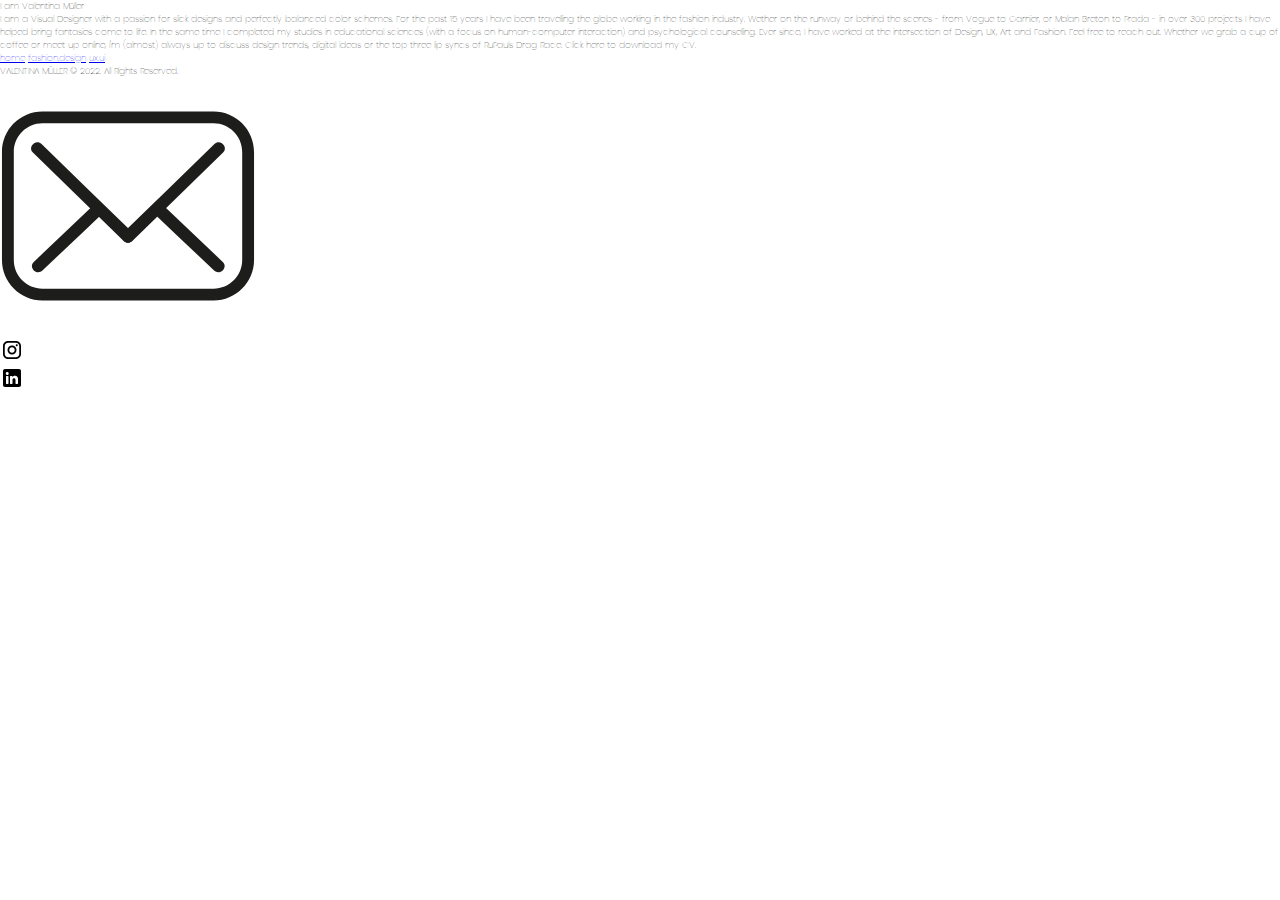
<file: about.html>
<!DOCTYPE html>
<html lang="en">

<head><meta http-equiv="Content-Type" content="text/html; charset=UTF-8">

    <meta name="viewport" content="width=device-width, initial-scale=1.0">

    <link rel="apple-touch-icon" sizes="180x180" href="http://valentinamueller.com/assets/img/apple-touch-icon-val-128x128.png">
    <link rel="icon" type="image/png" sizes="32x32" href="./assets/img/favicon-32x32.png">
    <link rel="icon" type="image/png" sizes="16x16" href="./assets/img/favicon-16x16.png">

    <meta name="msapplication-TileColor" content="#ffffff">
    <meta name="theme-color" content="#ffffff">

    <title>VAL // Visual and Fashion Designer</title>
    <link rel="stylesheet" href="./assets/css/style.css">
    <link rel="stylesheet" href="./assets/css/responsive.css">

    <link rel="preconnect" href="https://fonts.googleapis.com">
    <link rel="preconnect" href="https://fonts.gstatic.com" crossorigin>
    <link href="https://fonts.googleapis.com/css2?family=Montserrat:wght@600;700&display=swap" rel="stylesheet">

    <link rel="preconnect" href="https://fonts.googleapis.com">
    <link rel="preconnect" href="https://fonts.gstatic.com" crossorigin>
    <link href="https://fonts.googleapis.com/css2?family=Roboto&display=swap" rel="stylesheet">

    <style type="text/css">
      <!--
      a:link, a:active, a:visited
      {
        text-decoration: underline;
      }
      a:hover
      {
        text-decoration: underline;
      }
    </style>

</head>



<body class="">

<div id="intro_wrapper">

    <div class="about_corpus">
      <p id="about_headline">
        I am Valentina Müller
      </p>
        <!-- <hr> -->
      <p id="about_text">
        I am a Visual Designer with a passion for slick designs and perfectly
        balanced color schemes. For the past 15 years I have been travelling the
        globe working in the fashion industry. Wether on the runway or behind
        the scenes - from Vogue to Garnier, or Malan Breton to Prada - in over
        300 projects I have helped bring fantasies come to life.
        In the same time I completed my studies in educational sciences
        (with a focus on human-computer interaction) and psychological
        counselling. Ever since, I have worked at the intersection of
        Design, UX, Art and Fashion.

        Feel free to reach out. Whether we grab a cup of coffee or meet up
        online, I'm (almost) always up to discuss design trends, digital ideas
        or the top three lip syncs of RuPauls Drag Race. Click here to download
        my CV.
      </p>
    </div>

  </div>

  <div class="menubox">
    <a href="index.html" id="menu">home</a>
    <a href="fashion.html" id="menu">fashion.design</a>
    <a href="ux.html" id="menu">ux.ui</a>
  </div>

</body>

<footer>
    <p> <span class="name_bottom">VALENTINA MÜLLER </span><span class="copyright">© 2022. All Rights Reserved.</span></p>
    <div id="footer-links">
        <ul>
            <li>
                <a href="mailto:valentinacmueller@gmail.com" target="_blank">
                    <img loading="lazy" src="./assets/img/email.svg" alt="Email Icon">
                </a>
            </li>
            <li>
                <a href="https://www.instagram.com/mvmollerstein" target="_blank">
                    <img loading="lazy" src="./assets/img/instagram.svg" alt="Instagram Icon">
                </a>
            </li>
            <li>
                <a href="https://www.linkedin.com/in/mvmollerstein/" target="_blank">
                    <img loading="lazy" src="./assets/img/linkedIn.svg" alt="LinkedIn Icon">
                </a>
            </li>
        </ul>
    </div>
</footer>

</html>
</file>
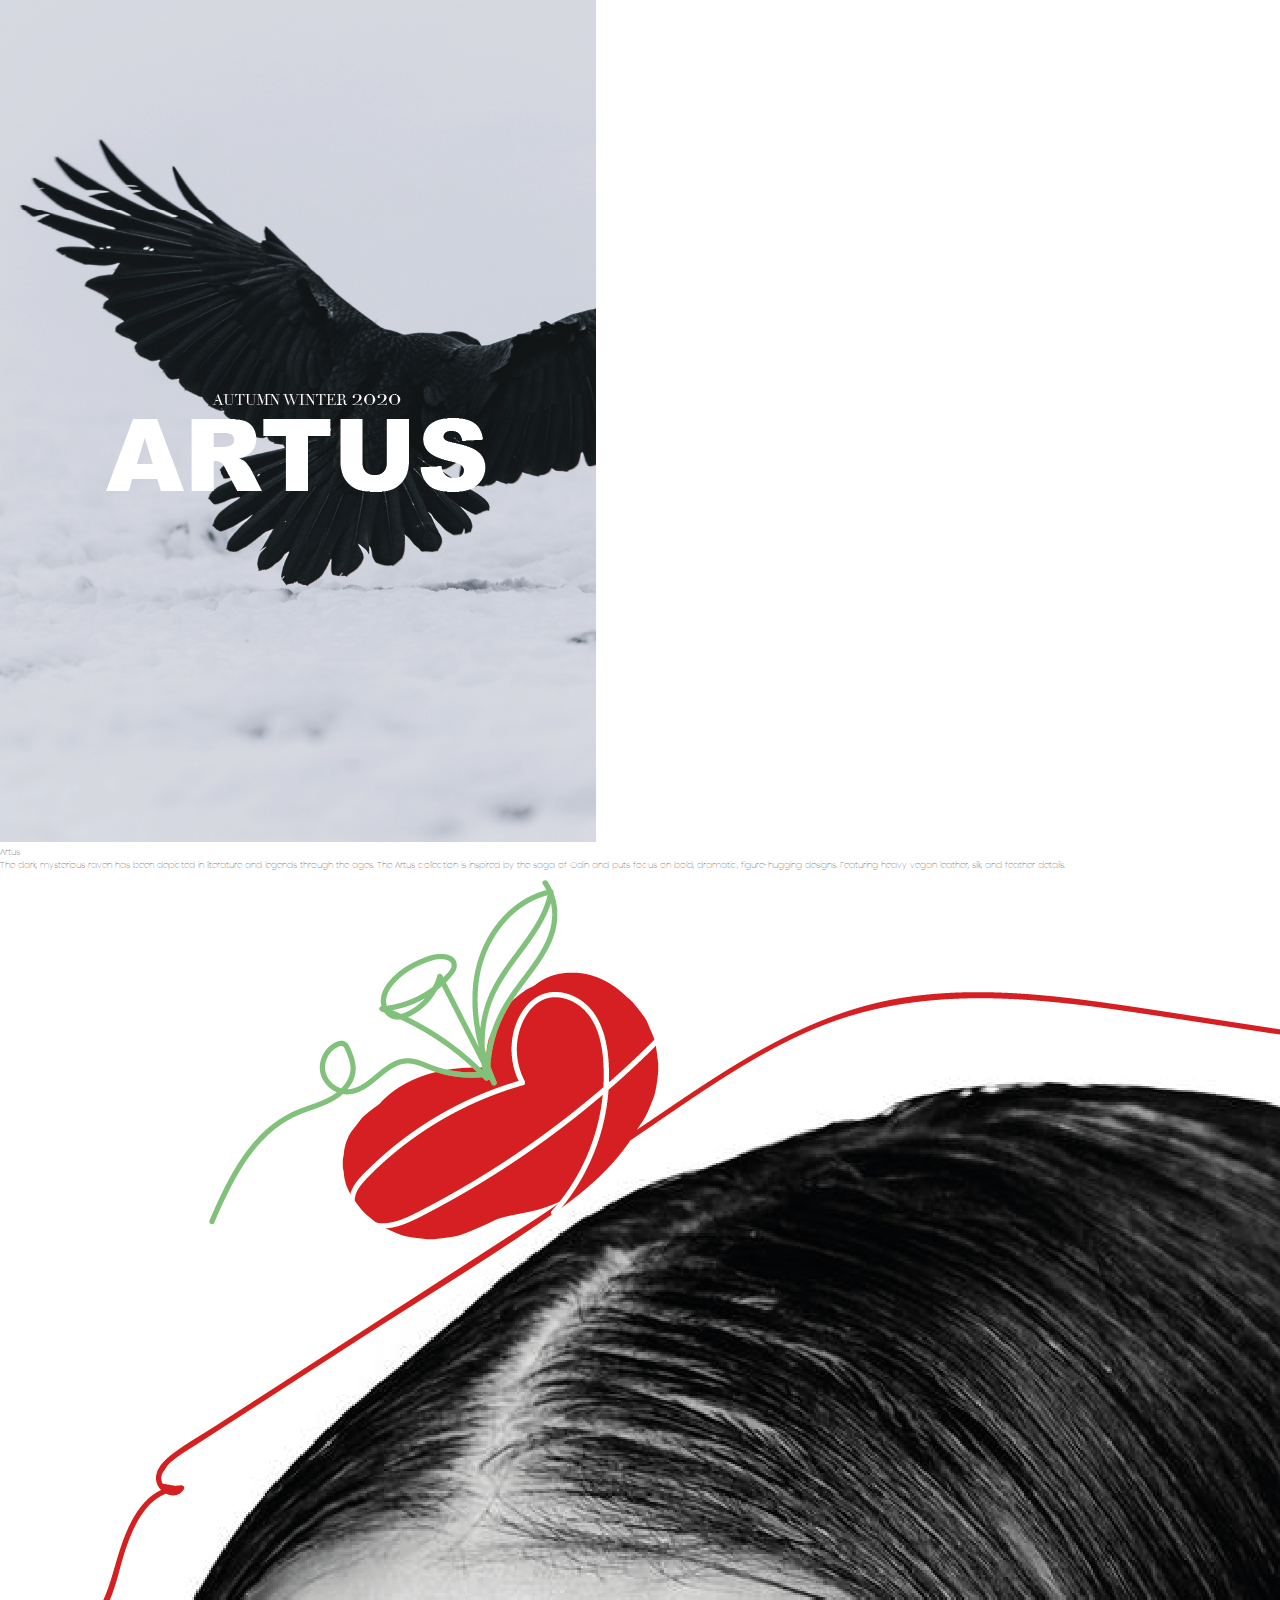
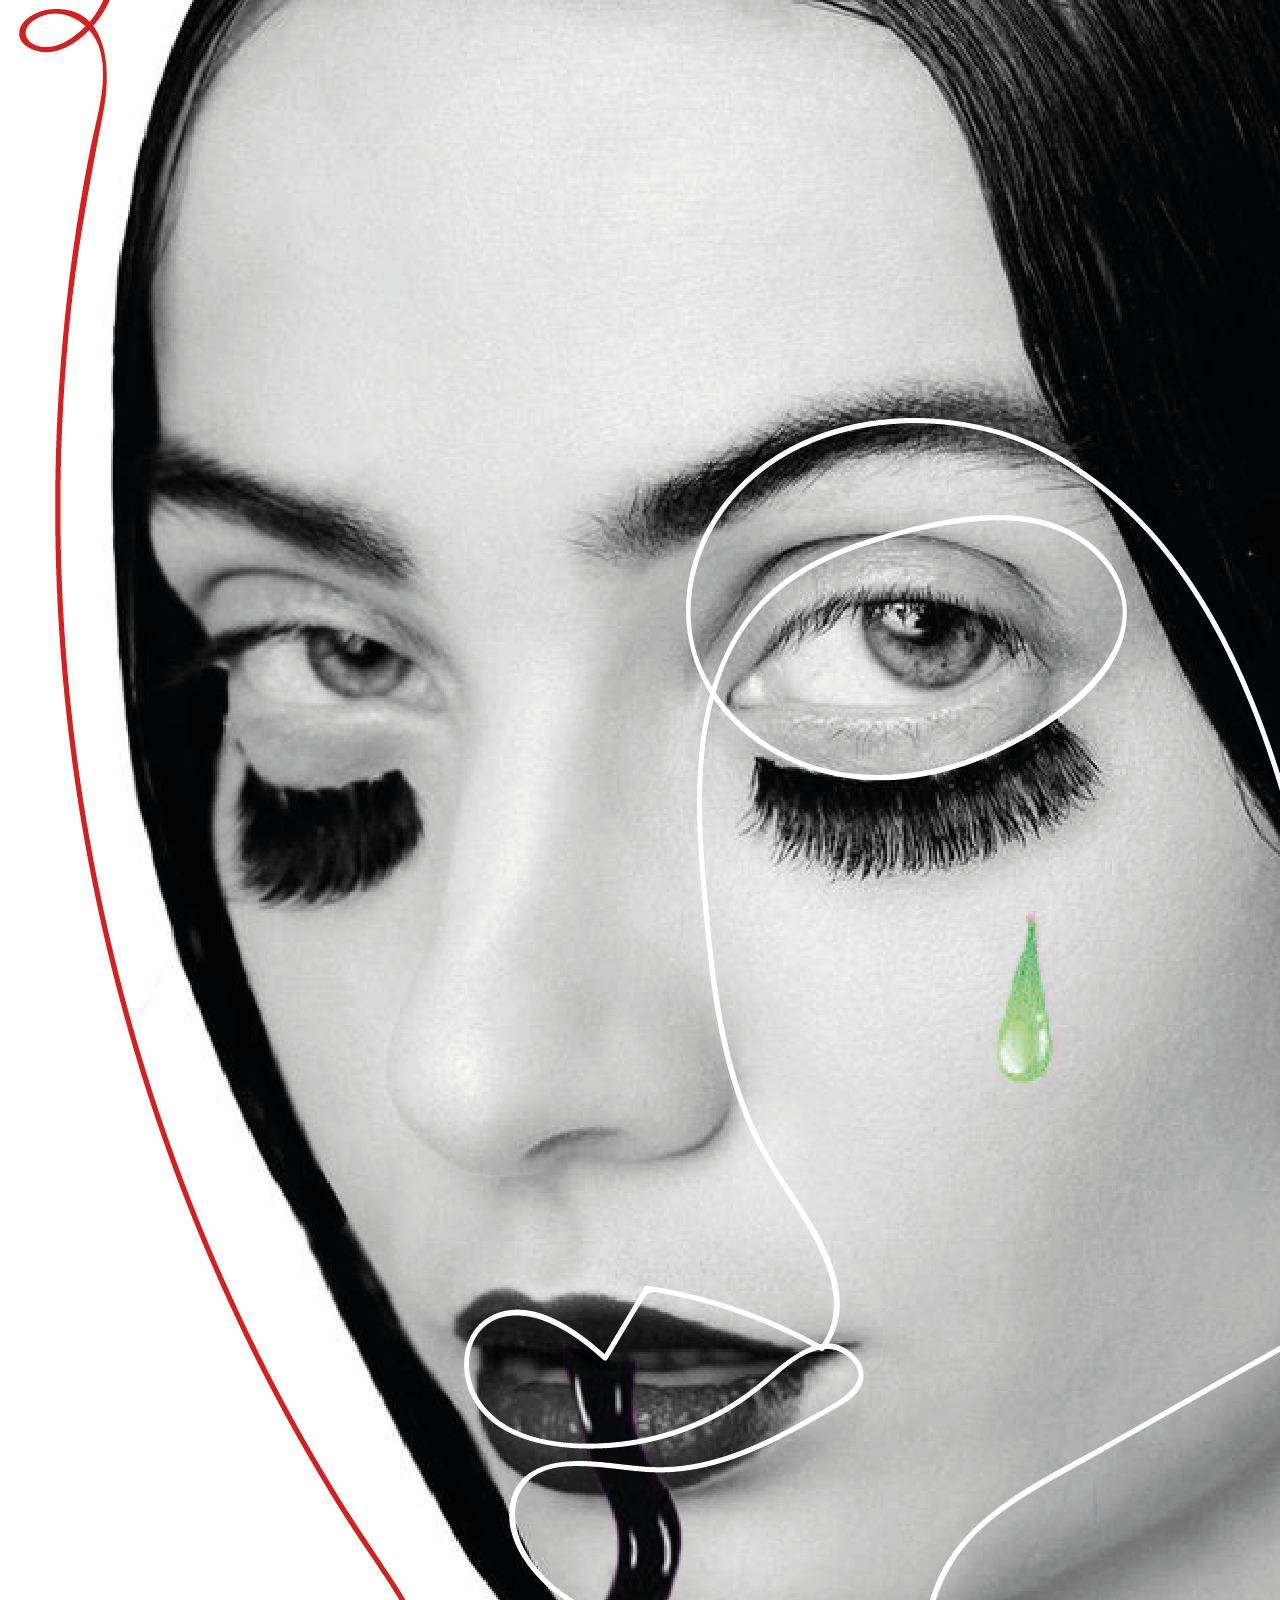
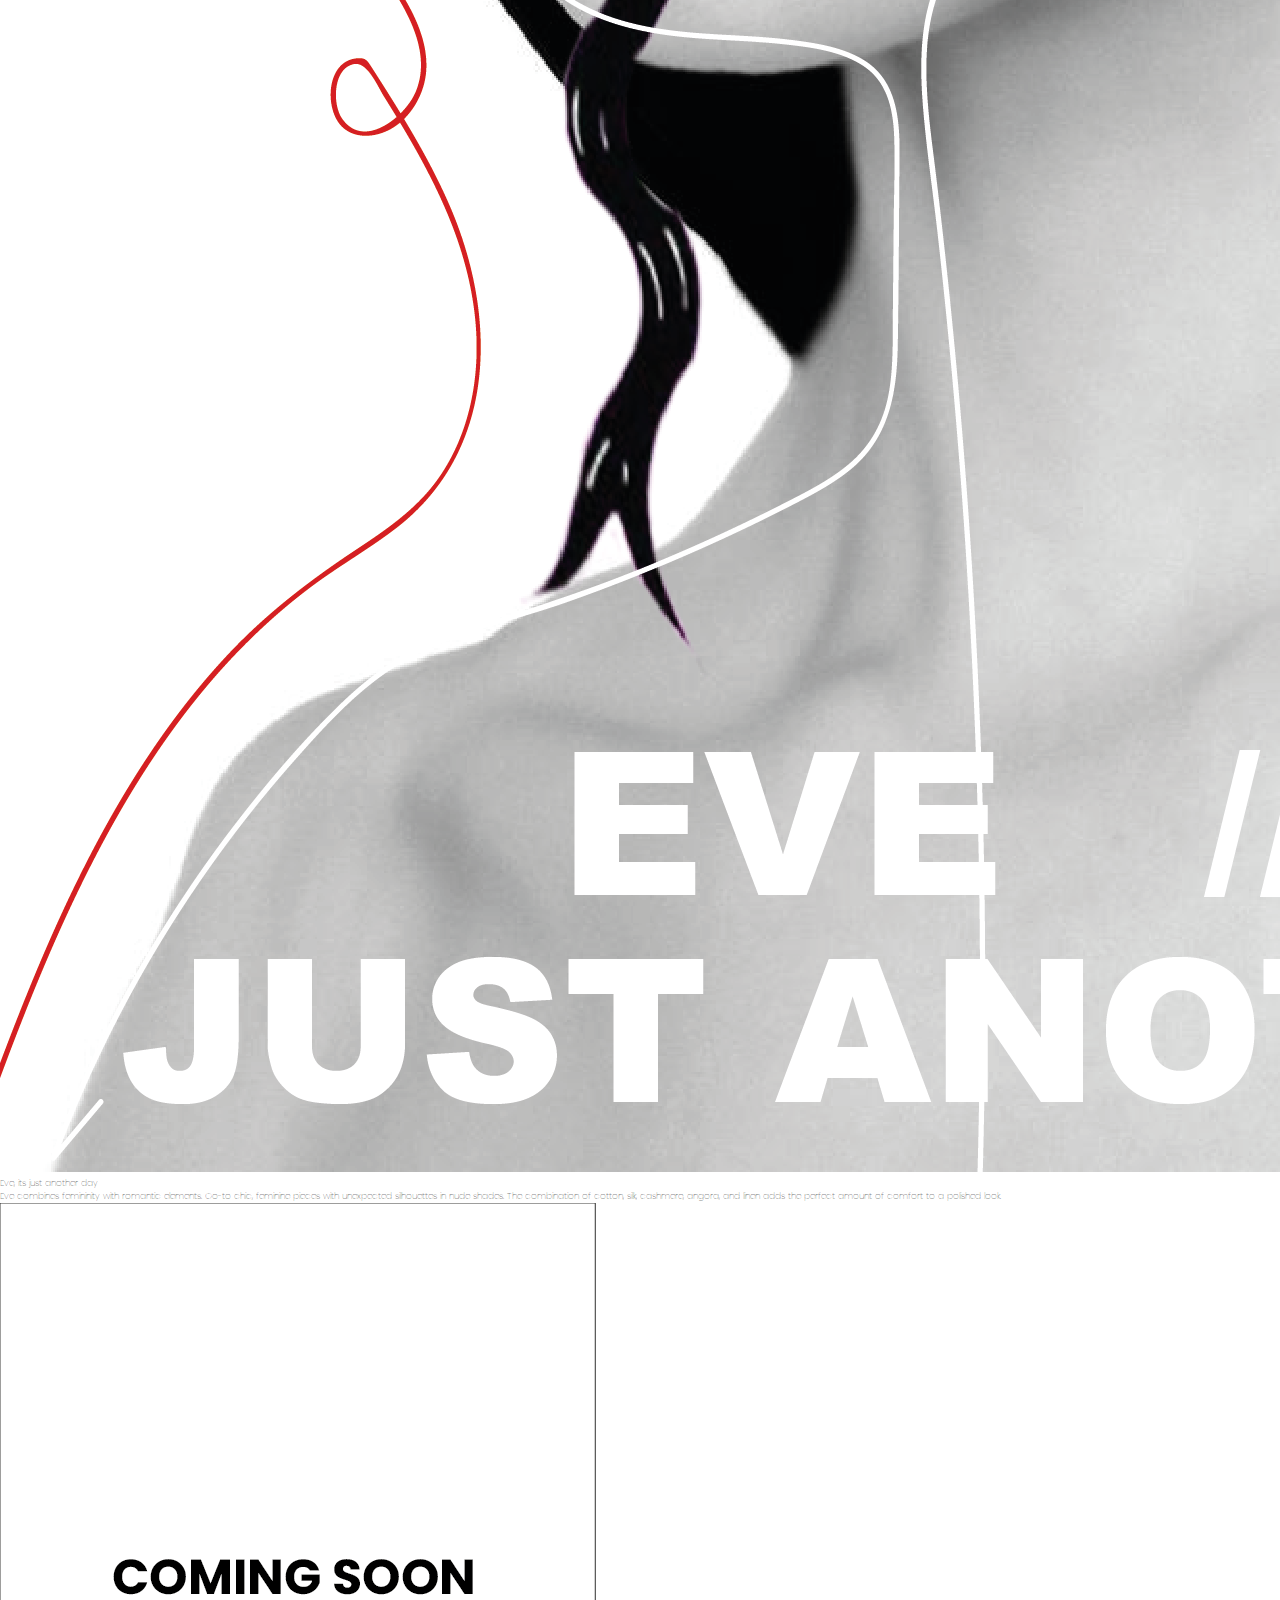
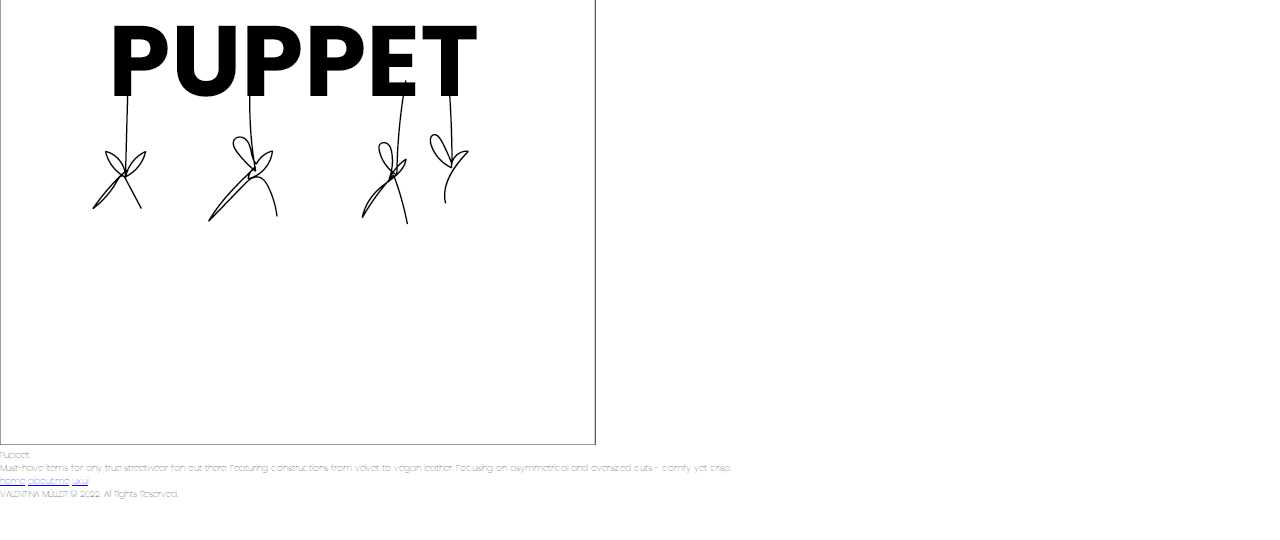
<file: fashion.html>
<!DOCTYPE html>
<html lang="en">

<head><meta http-equiv="Content-Type" content="text/html; charset=UTF-8">

    <meta name="viewport" content="width=device-width, initial-scale=1.0">

    <link rel="apple-touch-icon" sizes="180x180" href="http://valentinamueller.com/assets/img/apple-touch-icon-val-128x128.png">
    <link rel="icon" type="image/png" sizes="32x32" href="./assets/img/favicon-32x32.png">
    <link rel="icon" type="image/png" sizes="16x16" href="./assets/img/favicon-16x16.png">

    <meta name="msapplication-TileColor" content="#ffffff">
    <meta name="theme-color" content="#ffffff">

    <title>VAL // Visual and Fashion Designer</title>
    <link rel="stylesheet" href="./assets/css/style.css">
    <link rel="stylesheet" href="./assets/css/responsive.css">

    <link rel="preconnect" href="https://fonts.googleapis.com">
    <link rel="preconnect" href="https://fonts.gstatic.com" crossorigin>
    <link href="https://fonts.googleapis.com/css2?family=Montserrat:wght@600;700&display=swap" rel="stylesheet">

    <link rel="preconnect" href="https://fonts.googleapis.com">
    <link rel="preconnect" href="https://fonts.gstatic.com" crossorigin>
    <link href="https://fonts.googleapis.com/css2?family=Roboto&display=swap" rel="stylesheet">

    <style type="text/css">
      <!--
      a:link, a:active, a:visited
      {
        text-decoration: underline;
      }
      a:hover
      {
        text-decoration: underline;
      }
    </style>

</head>



<body class="">

<div id="fashion_wrapper" style="top:50vh">


  <div id="fashion_pic">
    <img src="./assets/img/artus.png">
  </div>

  <div class="text_wrapper" >
    <div class="fashion_index_corpus">
      <p id="fashion_headline">
         Artus
      </p>
      <p id="fashion_text">
        The dark, mysterious raven has been depicted in literature and legends
        through the ages. The Artus collection is inspired by the saga of Odin
        and puts focus on bold, dramatic, figure-hugging designs. Featuring heavy
        vegan leather, silk, and feather details.
      </p>
    </div>
  </div>


</div>

<div id="fashion_wrapper" style="top:150vh">

  <div id="fashion_pic">
    <img src="./assets/img/justanotherday.png">
  </div>

  <div class="text_wrapper" >

    <div class="fashion_index_corpus">
      <p id="fashion_headline">
         Eve, its just another day
      </p>
        <!-- <hr> -->
      <p id="fashion_text">
        Eve combines femininity with romantic elements. Go-to chic, feminine
        pieces with unexpected silhouettes in nude shades. The combination of
        cotton, silk, cashmere, angora, and linen adds the perfect amount of comfort
        to a polished look.
      </p>
    </div>

  </div>

</div>

<div id="fashion_wrapper" style="top:250vh">

  <div id="fashion_pic">
    <img src="./assets/img/pup.png">
  </div>

  <div class="text_wrapper" >

    <div class="fashion_index_corpus">
      <p id="fashion_headline">
         Puppet
      </p>
        <!-- <hr> -->
      <p id="fashion_text">
        Must-have items for any true streetwear fan out there. Featuring
         constructions from velvet to vegan leather. Focusing on asymmetrical
         and oversized cuts - comfy yet crisp.
      </p>
    </div>

  </div>

</div>


<div class="menubox">
  <a href="index.html" id="menu">home</a>
  <a href="about.html" id="menu">about.me</a>
  <a href="ux.html" id="menu">ux.ui</a>
</div>


</body>

<footer style="top: calc(300vh + 2px)">
    <p> <span class="name_bottom">VALENTINA MÜLLER </span><span class="copyright">© 2022. All Rights Reserved.</span></p>
    <div id="footer-links">
        <ul>
            <li>
                <a href="mailto:valentinacmueller@gmail.com" target="_blank">
                    <img loading="lazy" src="./assets/img/email.svg" alt="Email Icon">
                </a>
            </li>
            <li>
                <a href="https://www.instagram.com/mvmollerstein" target="_blank">
                    <img loading="lazy" src="./assets/img/instagram.svg" alt="Instagram Icon">
                </a>
            </li>
            <li>
                <a href="https://www.linkedin.com/in/mvmollerstein/" target="_blank">
                    <img loading="lazy" src="./assets/img/linkedIn.svg" alt="LinkedIn Icon">
                </a>
            </li>
        </ul>
    </div>
</footer>

</html>
</file>
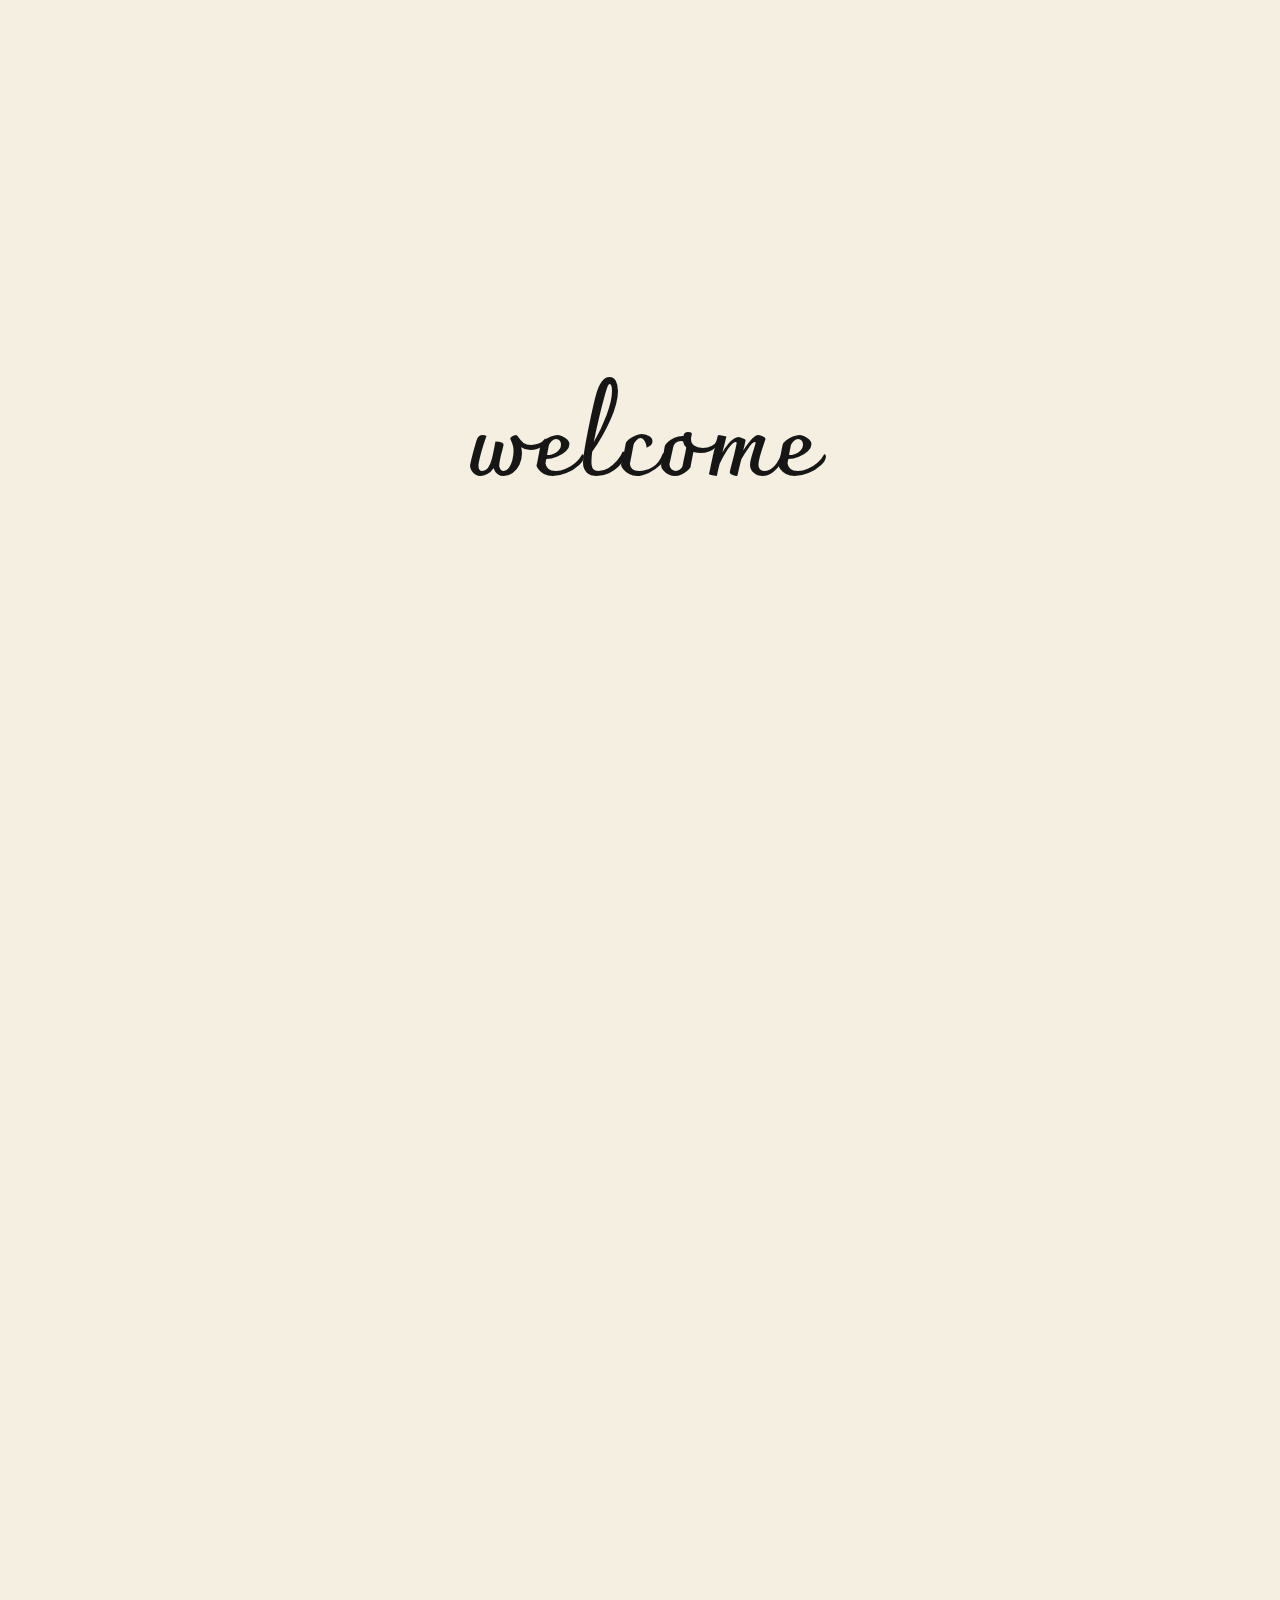
<file: test.html>
<!DOCTYPE html>
<html lang="en">
<head>
    <meta charset="UTF-8">
    <meta http-equiv="X-UA-Compatible" content="IE=edge">
    <meta name="viewport" content="width=device-width, initial-scale=1.0">
    <title>Document</title>
</head>
<style>
    @import url('https://fonts.googleapis.com/css2?family=Charmonman:wght@400;700&display=swap');
    :root
    {
        --var-color-one: #f53fe1
    }
    *
    {
        margin: 0;
        padding: 0;
        box-sizing: border-box;
        list-style: none;
        font-family: 'Charmonman', cursive;
        color: #161616;
    }
    html,
    body{
        background-color: #f5efe1;
        height: 200px;
    }
    h1 
    {
        position: absolute;
        top: 40vh;
        width: 100%;
        text-align: center;
        font-size: 6rem;
        letter-spacing: 2px;
    }
    ul 
    {
        position: absolute;
        right: 5%;
        top: 100vh;
        height: 100vh;
        display: flex;
        flex-direction: column;
        justify-content: flex-end;
    }
    ul li 
    {
        height: 4rem;
        display: flex;
        overflow: hidden;
        /* background-color: #161616; */
        margin-bottom: 0.5rem;
        justify-content: flex-end;
    }
    ul li span
    {
        display: block;
        line-height: 3rem;
        font-size: 3rem;
        text-transform: uppercase;
        margin: 0.05rem;
        transform: translateY(200%);

    }
    ul li span.active
    {
        transform: translateY(0%);
        transition: 1s ease-out;
    }
    ul li:hover
    {
        opacity: 0.5;
        cursor: pointer;
    }
.gap
{
    width: 3rem;
}



.anime
	{
		height: 4rem;
        display: flex;
        overflow: hidden;
        /* background-color: #161616; */
        margin-bottom: 0.5rem;
        justify-content: flex-end;
	}
	.anime .card-title
	{
		/* display: block;
        line-height: 3rem;
        font-size: 3rem;
        text-transform: uppercase; */
        /* margin: 0.05rem; */
        transform: translateY(200%);
	}
	.anime .card-title.active
    {
        transform: translateY(0%);
        transition: 1s ease-out;
    }
	.gap
{
    width: 3rem;
}
</style>
<body>
    <h1>welcome</h1>

    <ul>
        <li>
            <span>Lorem, ipsum dolor.</span>
        </li>
        <li>
            <span>Lorem, ipsum dolor.</span>
        </li>
        <li>
            <span>Lorem, ipsum dolor.</span>
        </li>
        <li>
            <span>Lorem, ipsum dolor.</span>
        </li>
        <li>
            <span>Lorem, ipsum dolor.</span>
        </li>
        <li>
            <span>Lorem, ipsum dolor.</span>
        </li>
        <li>
            <span>Lorem, ipsum dolor.</span>
        </li>
        <li>
            <span>Lorem, ipsum dolor.</span>
        </li>
        <li>
            <span>Lorem, ipsum dolor.</span>
        </li>
        <li>
            <span>Lorem, ipsum dolor.</span>
        </li>
        <li>
            <span>Lorem, ipsum dolor.</span>
        </li>
        <li>
            <span>Lorem, ipsum dolor.</span>
        </li>
        <li>
            <span>Lorem, ipsum dolor.</span>
        </li>
        <li>
            <span>Lorem, ipsum dolor.</span>
        </li>
    </ul>
    <script>
        let Listitem = [...document.querySelectorAll('li')];
        let options= {
            rootMargin:'0%',
            threshold: 1.0
        }
        let observer = new IntersectionObserver(showitem, options);

        function showitem(entries)
        {

            entries.forEach(entry =>{
                if(entry.isIntersecting)
                {
                    let letters = [...entry.target.querySelectorAll('span')];
                    letters.forEach((letter, idx) => {
                        setTimeout(()=>{
                            letter.classList.add('active');
                        }, idx * 20)
                    })
                    entry.target.children[0].classList.add('active');
                }
            })
        }

        Listitem.forEach(item =>{
            let newstring ='';
            let itemText = item.children[0].innerText.split('');
            itemText.map(letter => (newstring += letter == '' ? `span class='gap'></span>` : `<span>${letter}</span>`))
            item.innerHTML = newstring;
            observer.observe(item);
        })
    </script>
</body>
</html>
</file>
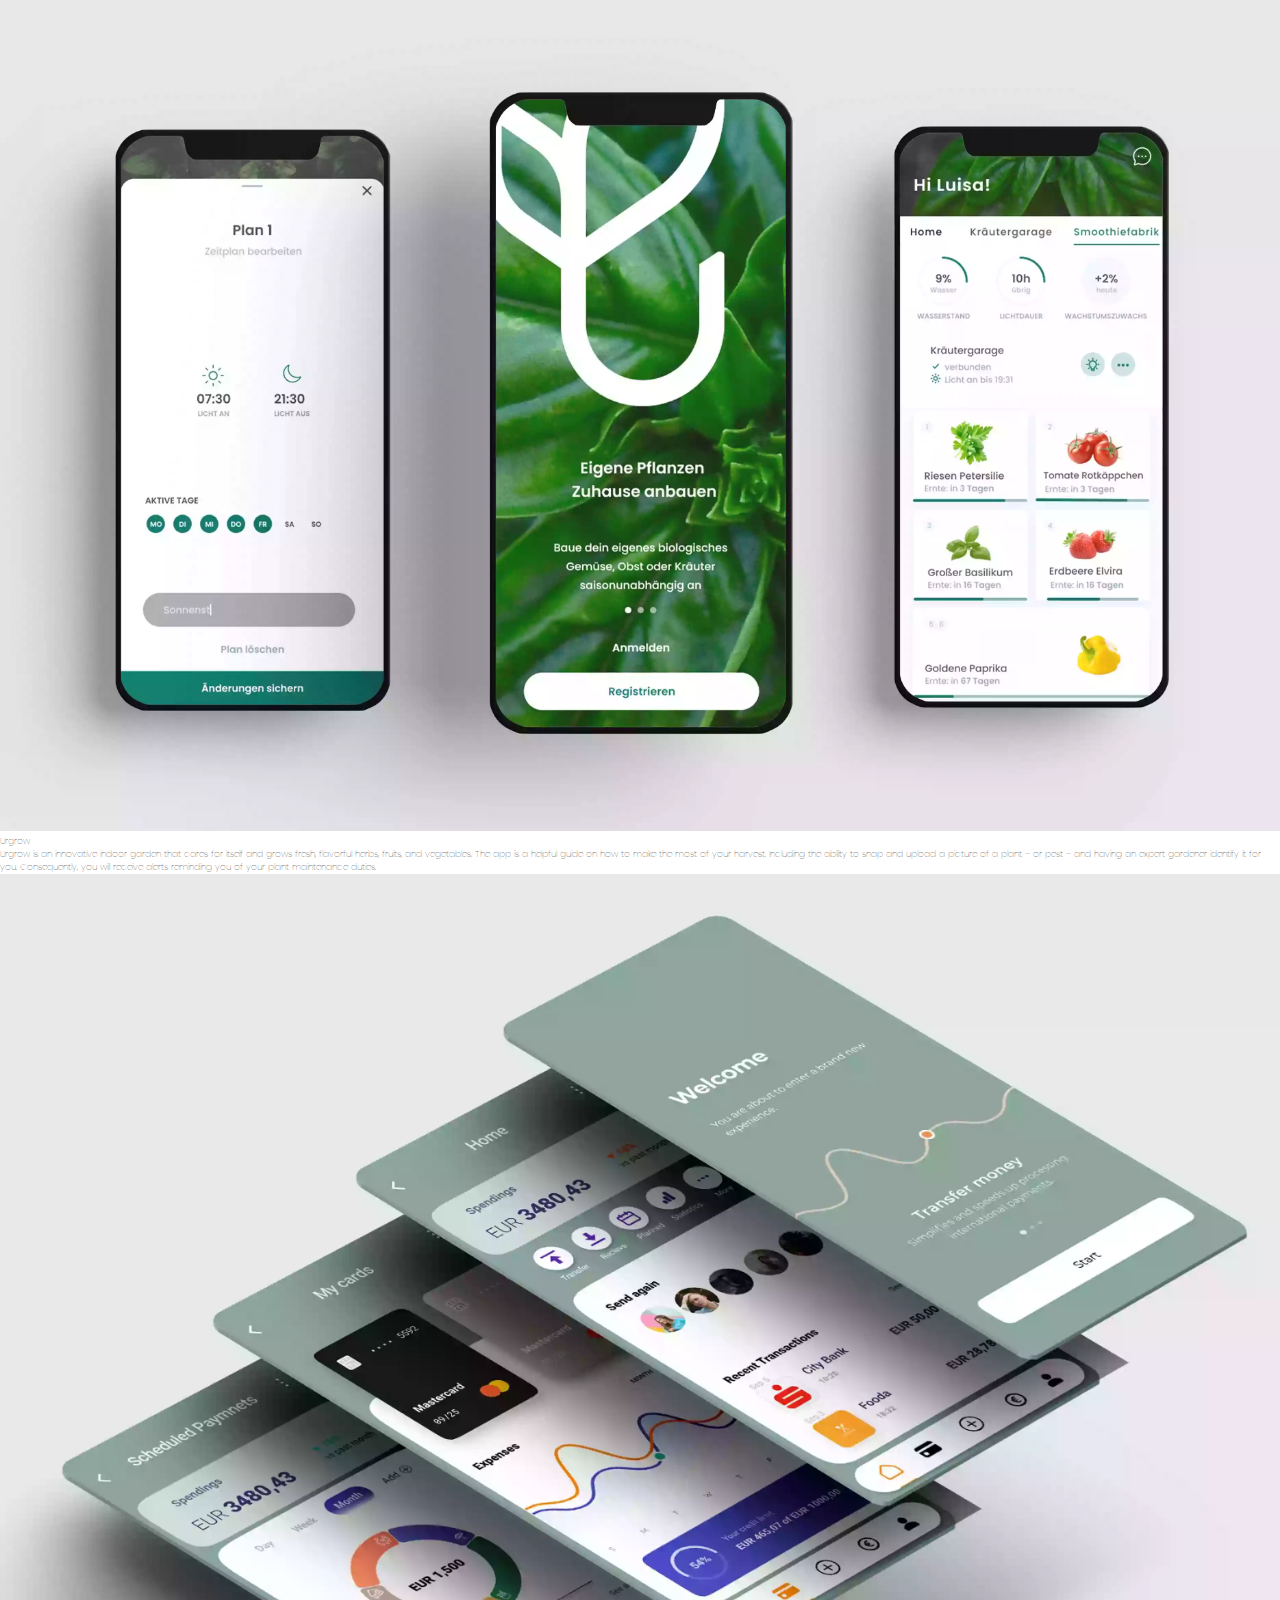
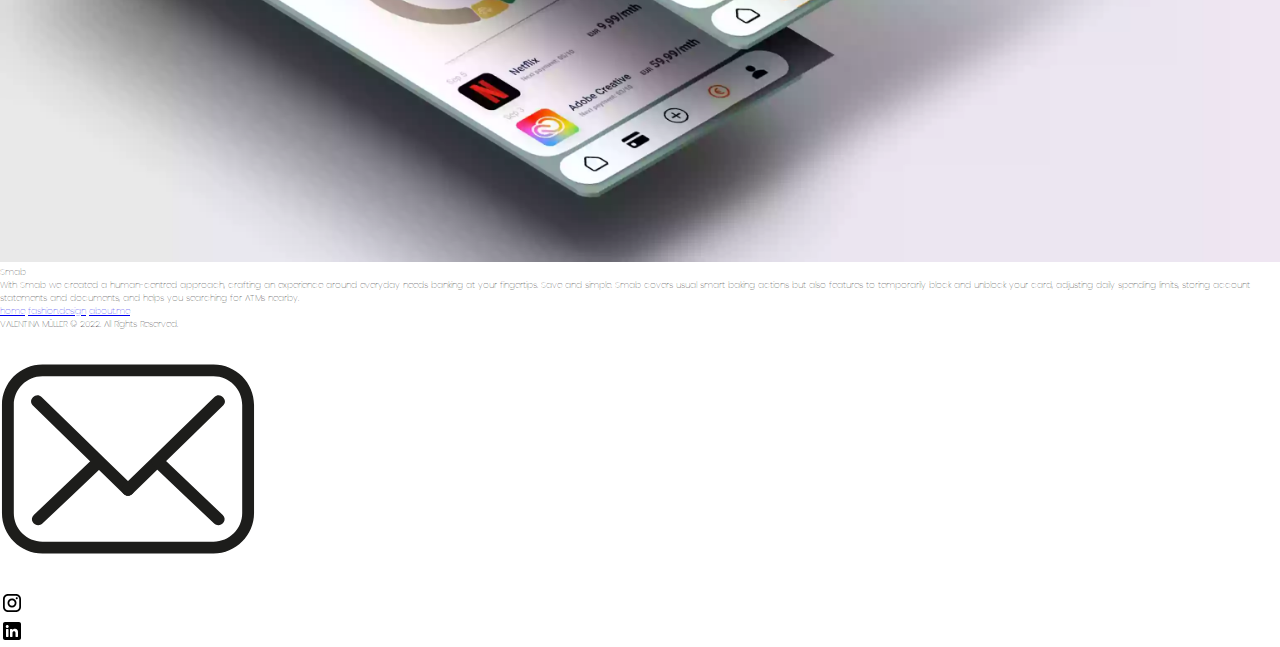
<file: ux.html>
<!DOCTYPE html>
<html lang="en">

<head><meta http-equiv="Content-Type" content="text/html; charset=UTF-8">

    <meta name="viewport" content="width=device-width, initial-scale=1.0">

    <link rel="apple-touch-icon" sizes="180x180" href="http://valentinamueller.com/assets/img/apple-touch-icon-val-128x128.png">
    <link rel="icon" type="image/png" sizes="32x32" href="./assets/img/favicon-32x32.png">
    <link rel="icon" type="image/png" sizes="16x16" href="./assets/img/favicon-16x16.png">

    <meta name="msapplication-TileColor" content="#ffffff">
    <meta name="theme-color" content="#ffffff">

    <title>VAL // Visual and Fashion Designer</title>
    <link rel="stylesheet" href="./assets/css/style.css">
    <link rel="stylesheet" href="./assets/css/responsive.css">

    <link rel="preconnect" href="https://fonts.googleapis.com">
    <link rel="preconnect" href="https://fonts.gstatic.com" crossorigin>
    <link href="https://fonts.googleapis.com/css2?family=Montserrat:wght@600;700&display=swap" rel="stylesheet">

    <link rel="preconnect" href="https://fonts.googleapis.com">
    <link rel="preconnect" href="https://fonts.gstatic.com" crossorigin>
    <link href="https://fonts.googleapis.com/css2?family=Roboto&display=swap" rel="stylesheet">

    <style type="text/css">
      <!--
      a:link, a:active, a:visited
      {
        text-decoration: underline;
      }
      a:hover
      {
        text-decoration: underline;
      }
    </style>

</head>



<body class="">

<div id="ux_wrapper" style="top:65vh">


  <div id="ux_pic">
    <img src="./assets/img/mockups_urgrow.webp" width="100%">
  </div>

  <div class="text_wrapper" >
    <div class="ux_index_corpus">
      <p id="ux_headline">
         Urgrow
      </p>
      <p id="ux_text">
        Urgrow is an innovative indoor garden that cares for itself and grows
        fresh, flavorful herbs, fruits, and vegetables. The app is a helpful
        guide on how to make the most of your harvest. Including the ability
        to snap and upload a picture of a plant – or pest – and having an expert
         gardener identify it for you. Consequently, you will receive alerts
         reminding you of your plant maintenance duties.
      </p>
    </div>
  </div>

</div>

<div id="ux_wrapper" style="top:165vh">

  <div id="ux_pic">
    <img src="./assets/img/mockup_banking.webp" width="100%">
  </div>

  <div class="text_wrapper" >
    <div class="ux_index_corpus">
      <p id="ux_headline">
         Smab
      </p>
      <p id="ux_text">
          With Smab we created a human-centred approach, crafting an experience
           around everyday needs banking at your fingertips. Save and simple.
           Smab covers usual smart baking actions but also features to temporarily
           block and unblock your card, adjusting daily spending limits, storing
           account statements and documents, and helps you searching for ATMs nearby.


      </p>
    </div>
  </div>

</div>

<div class="menubox">
  <a href="index.html" id="menu">home</a>
  <a href="fashion.html" id="menu">fashion.design</a>
  <a href="about.html" id="menu">about.me</a>
</div>


</body>

<footer style="top: calc(200vh + 2px)">
    <p> <span class="name_bottom">VALENTINA MÜLLER </span><span class="copyright">© 2022. All Rights Reserved.</span></p>
    <div id="footer-links">
        <ul>
            <li>
                <a href="mailto:valentinacmueller@gmail.com" target="_blank">
                    <img loading="lazy" src="./assets/img/email.svg" alt="Email Icon">
                </a>
            </li>
            <li>
                <a href="https://www.instagram.com/mvmollerstein" target="_blank">
                    <img loading="lazy" src="./assets/img/instagram.svg" alt="Instagram Icon">
                </a>
            </li>
            <li>
                <a href="https://www.linkedin.com/in/mvmollerstein/" target="_blank">
                    <img loading="lazy" src="./assets/img/linkedIn.svg" alt="LinkedIn Icon">
                </a>
            </li>
        </ul>
    </div>
</footer>

</html>
</file>
<file: assets/css/style.css>
@import url("https://fonts.googleapis.com/css2?family=Raleway:ital,wght@0,200;0,300;0,400;0,500;0,600;0,700;0,800;0,900;1,200;1,300;1,400;1,500;1,600;1,700;1,800;1,900&display=swap");
@import url("https://fonts.googleapis.com/css2?family=Poppins:ital,wght@0,100;0,200;0,300;0,400;0,500;0,600;0,700;0,800;0,900;1,100;1,200;1,300;1,400;1,500;1,600;1,700;1,800;1,900&display=swap");
/* some custom css start*/
* {
  padding: 0;
  margin: 0;
  box-sizing: border-box;
}

input[type=number]::-webkit-inner-spin-button,
input[type=number]::-webkit-outer-spin-button {
  -webkit-appearance: none;
  appearance: none;
  margin: 0;
}

html {
  scroll-behavior: smooth;
}

html,
body {
  width: 100%;
  min-height: 100vh;
  font-size: 10px;
  position: relative;
  overflow-x: hidden;
  font-weight: 100 !important;
  font-family: "Poppins", sans-serif;
}

a,
a:hover {
  text-decoration: none;
}

.hide {
  display: none;
}

/* navbar  */
.index {
  top: 0rem;
  position: absolute;
  right: 0rem;
  background-color: #fff;
  z-index: 2;
}
.index .ul {
  list-style: none;
  display: flex;
  justify-content: end;
  margin: 4.5rem 3rem;
}
.index .ul .nav-item .nav-link {
  color: #CCCCCC;
  transition: all 0.3s ease-in-out;
  cursor: pointer;
  font-family: "Poppins";
  font-style: normal;
  font-weight: 100;
  font-size: 2.5rem;
  line-height: 3.3rem;
  position: relative;
  transition: all 0.3s ease-in-out;
  cursor: pointer;
  text-align: right;
  color: #000;
}
.index .ul .nav-item .nav-link::after {
  position: absolute;
  content: "";
  bottom: -1rem;
  right: -2rem;
  width: 5rem;
  height: 2rem;
  background: transparent;
  transition: all 0.3s ease-in-out;
  cursor: pointer;
  pointer-events: none;
}
.index .ul .nav-item .nav-link:hover a {
  color: #000000;
}
.index .ul .nav-item .nav-link:hover::after {
  background: rgba(175, 248, 162, 0.65);
}
.index .ul .nav-item .dropdown-menu1 {
  display: none;
  -webkit-animation: taadaa1 0.4s;
          animation: taadaa1 0.4s;
  transition: all 0.4s ease-in-out;
}
@-webkit-keyframes taadaa1 {
  0% {
    opacity: 1;
  }
  100% {
    opacity: 0;
  }
}
@keyframes taadaa1 {
  0% {
    opacity: 1;
  }
  100% {
    opacity: 0;
  }
}
.index .ul .nav-item:hover .dropdown-menu1 {
  display: block;
  border: none;
  -webkit-animation: taadaa 0.4s;
          animation: taadaa 0.4s;
}
@-webkit-keyframes taadaa {
  0% {
    opacity: 0;
  }
  100% {
    opacity: 1;
  }
}
@keyframes taadaa {
  0% {
    opacity: 0;
  }
  100% {
    opacity: 1;
  }
}
.index .ul .dropdown-menu1 {
  left: -3.5rem !important;
  position: static !important;
  list-style: none;
}
.index .ul .dropdown-menu1 .dropdown-item {
  text-align: end;
  margin-right: 0;
  transition: all 0.3s ease-out;
  padding: 0.5rem 0rem;
  font-family: "Poppins";
  font-style: normal;
  font-weight: 100;
  font-size: 2.2rem;
  line-height: 3.3rem;
  color: #CCCCCC;
  position: relative;
  transition: all 0.3s ease-in-out;
}
.index .ul .dropdown-menu1 .dropdown-item:hover {
  color: #000000;
  background: transparent;
}

.navbar.index .manu {
  width: 100%;
}
.navbar.index .manu ul {
  list-style: none;
  margin: 0rem;
  width: 100%;
  padding: 4.5rem 3rem;
}
.navbar.index .manu ul li {
  font-family: "Poppins";
  font-style: normal;
  font-weight: 100;
  font-size: 2.5rem;
  text-align: right;
  line-height: 3.3rem;
  position: relative;
  transition: all 0.3s ease-in-out;
  cursor: pointer;
  margin: 0rem;
  margin-left: auto;
  display: block;
  width: 100%;
}
.navbar.index .manu ul li a {
  color: #CCCCCC;
  transition: all 0.3s ease-in-out;
  text-align: right;
  cursor: pointer;
  margin: 0rem;
  display: block;
}
.navbar.index .manu ul li:hover a, .navbar.index .manu ul li.active a {
  color: #000000;
}
.navbar.index .manu ul .menu {
  margin-bottom: 0rem !important;
  padding-bottom: 0rem !important;
}
.navbar.index .manu ul .menu a {
  color: #000;
}

.navbar.navbar-wrapper {
  position: relative;
  top: 0rem;
  left: 0;
  text-align: center;
  padding: 0rem !important;
  transition: all 0.3s ease-in-out;
  z-index: 999;
  background-color: transparent;
  display: flex;
  flex-direction: column;
  height: 9rem;
  justify-content: center;
  background: #fff;
  margin: 0rem 3rem;
}
.navbar.navbar-wrapper .navbar-toggler {
  font-size: 2rem;
  color: #000000;
  border: none;
}
.navbar.navbar-wrapper .navbar-toggler:focus, .navbar.navbar-wrapper .navbar-toggler:hover {
  box-shadow: none;
  outline: none;
}
.navbar.navbar-wrapper .navbar-brand {
  display: flex;
  justify-content: start;
  align-items: center;
}
.navbar.navbar-wrapper .navbar-brand i {
  font-size: 2rem;
  color: #000000;
}
.navbar.navbar-wrapper .navbar-nav {
  width: 100%;
  display: flex;
  justify-content: space-between;
  align-items: center;
}
.navbar.navbar-wrapper .navbar-nav .nav-item.menudrop .nav-link {
  color: #CCCCCC;
  transition: all 0.3s ease-in-out;
  cursor: pointer;
  font-family: "Poppins";
  font-style: normal;
  font-weight: 100;
  font-size: 2.5rem;
  line-height: 3.3rem;
  position: relative;
  transition: all 0.3s ease-in-out;
  cursor: pointer;
  text-align: right;
  color: #000;
}
.navbar.navbar-wrapper .navbar-nav .nav-item.menudrop .nav-link::after {
  position: absolute;
  content: "";
  bottom: -1rem;
  right: -2rem;
  width: 5rem;
  height: 2rem;
  background: transparent;
  transition: all 0.3s ease-in-out;
  cursor: pointer;
  pointer-events: none;
}
.navbar.navbar-wrapper .navbar-nav .nav-item.menudrop .nav-link:hover a {
  color: #000000;
}
.navbar.navbar-wrapper .navbar-nav .nav-item.menudrop .nav-link:hover::after {
  background: rgba(175, 248, 162, 0.65);
}
.navbar.navbar-wrapper .navbar-nav .nav-item.menudrop .dropdown-menu1 {
  display: none;
  -webkit-animation: taadaa1 0.4s;
          animation: taadaa1 0.4s;
  transition: all 0.4s ease-in-out;
}
@keyframes taadaa1 {
  0% {
    opacity: 1;
  }
  100% {
    opacity: 0;
  }
}
.navbar.navbar-wrapper .navbar-nav .nav-item.menudrop:hover .dropdown-menu1 {
  display: block;
  border: none;
  -webkit-animation: taadaa 0.4s;
          animation: taadaa 0.4s;
}
@keyframes taadaa {
  0% {
    opacity: 0;
  }
  100% {
    opacity: 1;
  }
}
.navbar.navbar-wrapper .navbar-nav .dropdown-menu1 {
  right: 0rem !important;
  background-color: #fff;
  list-style: none;
  position: absolute;
  padding: 0rem 1rem;
}
.navbar.navbar-wrapper .navbar-nav .dropdown-menu1 .dropdown-item {
  text-align: end;
  margin-right: 0;
  transition: all 0.3s ease-out;
  padding: 0.5rem 0rem;
  font-family: "Poppins";
  font-style: normal;
  font-weight: 100;
  font-size: 2.2rem;
  line-height: 3.3rem;
  color: #CCCCCC;
  position: relative;
  transition: all 0.3s ease-in-out;
}
.navbar.navbar-wrapper .navbar-nav .dropdown-menu1 .dropdown-item::after {
  position: absolute;
  content: "";
  bottom: -0.7rem;
  right: -1.5rem;
  width: 5rem;
  height: 2rem;
  background: transparent;
  transition: all 0.3s ease-in-out;
}
.navbar.navbar-wrapper .navbar-nav .dropdown-menu1 .dropdown-item:hover, .navbar.navbar-wrapper .navbar-nav .dropdown-menu1 .dropdown-item.active {
  color: #000000;
  background: transparent;
}
.navbar.navbar-wrapper .navbar-nav .dropdown-menu1 .dropdown-item:hover::after, .navbar.navbar-wrapper .navbar-nav .dropdown-menu1 .dropdown-item.active::after {
  background: rgba(175, 248, 162, 0.65);
}
.navbar.navbar-wrapper .navbar-nav .nav-item {
  padding: 1rem 0rem;
}
.navbar.navbar-wrapper .navbar-nav .nav-item .nav-link {
  text-align: center;
  margin-right: 0;
  transition: all 0.3s ease-out;
  padding: 0.5rem 1rem;
  font-family: "Poppins";
  font-style: normal;
  font-weight: 100;
  font-size: 2.2rem;
  line-height: 3.3rem;
  color: #CCCCCC;
  position: relative;
  transition: all 0.3s ease-in-out;
}
.navbar.navbar-wrapper .navbar-nav .nav-item .nav-link::after {
  position: absolute;
  content: "";
  bottom: 0rem;
  right: 0rem;
  width: 5rem;
  height: 2rem;
  background: transparent;
  transition: all 0.3s ease-in-out;
  pointer-events: none;
  z-index: 2;
}
.navbar.navbar-wrapper .navbar-nav .nav-item .nav-link:hover, .navbar.navbar-wrapper .navbar-nav .nav-item .nav-link.active {
  color: #000000;
}
.navbar.navbar-wrapper .navbar-nav .nav-item .nav-link:hover::after, .navbar.navbar-wrapper .navbar-nav .nav-item .nav-link.active::after {
  background: rgba(175, 248, 162, 0.65);
}
.navbar.navbar-wrapper .navbar-nav .nav-item .nav-link.dropdown-toggle::after {
  width: 0rem !important;
  height: 0rem !important;
  padding: 0rem;
}
.navbar.navbar-wrapper .navbar-nav.indexnav {
  flex-direction: column;
  width: unset;
  margin: 2rem 0rem;
  position: relative;
}
.navbar.navbar-wrapper .navbar-nav.indexnav .nav-item {
  padding: 0rem;
}
.navbar.navbar-wrapper .navbar-nav.indexnav .nav-item .nav-link {
  text-align: end;
}

.navbar.commingsoon .navbar-nav .nav-item .nav-link:hover, .navbar.commingsoon .navbar-nav .nav-item .nav-link.active {
  color: #CCCCCC;
}
.navbar.commingsoon .navbar-nav .nav-item .nav-link:hover::after, .navbar.commingsoon .navbar-nav .nav-item .nav-link.active::after {
  background-color: transparent;
}

.navbar.navbar-wrapper.index {
  height: auto;
  display: flex;
  justify-content: end;
  align-items: flex-end;
}

.navbar.nav-scroll {
  width: 100%;
  background-color: #272b3a;
  z-index: 999;
  transition: all 0.3s ease-in-out;
  top: 0rem !important;
}

/* navbar  */
.mobile-menu {
  background-color: #fff;
  position: fixed;
  z-index: 9999;
  width: 100%;
  top: 3rem;
  left: 0rem;
  padding: 2rem 0rem;
  box-shadow: rgba(0, 0, 0, 0.15) 1.95px 1.95px 2.6px;
  display: flex;
  justify-content: center;
  align-items: center;
}
.mobile-menu img {
  position: absolute;
  top: 3rem;
  right: 5rem;
  font-size: 2rem;
  cursor: pointer;
}
.mobile-menu ul {
  list-style: none;
}
.mobile-menu ul .nav-item {
  padding: 1rem 0rem;
  text-align: center;
}
.mobile-menu ul .nav-item .nav-link {
  margin-right: 0;
  transition: all 0.3s ease-out;
  padding: 0.5rem 1rem;
  font-family: "Poppins";
  font-style: normal;
  font-weight: 100;
  font-size: 2.2rem;
  line-height: 3.3rem;
  color: #CCCCCC;
  position: relative;
  transition: all 0.3s ease-in-out;
  display: inline-block;
}
.mobile-menu ul .nav-item .nav-link::after {
  position: absolute;
  content: "";
  bottom: 0rem;
  right: 0rem;
  width: 5rem;
  height: 2rem;
  background: transparent;
  transition: all 0.3s ease-in-out;
  pointer-events: none;
}
.mobile-menu ul .nav-item .nav-link:hover, .mobile-menu ul .nav-item .nav-link.active {
  color: #000000;
}
.mobile-menu ul .nav-item .nav-link:hover::after, .mobile-menu ul .nav-item .nav-link.active::after {
  background: rgba(175, 248, 162, 0.65);
}
.mobile-menu ul .nav-item .nav-link.dropdown-toggle::after {
  width: 0rem !important;
  height: 0rem !important;
  padding: 0rem;
}

.password-section {
  position: relative;
  top: 0rem;
  left: 0rem;
  width: 100%;
  height: 80vh;
  overflow: hidden;
  display: flex;
  z-index: 10;
  background-color: #fff;
  flex-direction: column;
}
.password-section .row {
  justify-content: center;
  display: flex;
  width: 100%;
  height: 100vh;
}
.password-section .row .card {
  border: none;
  padding: 0rem;
}
.password-section .row .card .card-body {
  padding: 0rem;
}
.password-section .row .card .card-body .card-title {
  font-family: "Poppins";
  font-style: normal;
  font-weight: 100;
  font-size: 4rem;
  line-height: 6rem;
  color: #000000;
  margin-bottom: 5rem;
}
.password-section .row .card .card-body .card-text {
  font-family: "Poppins";
  font-style: normal;
  font-weight: 100;
  font-size: 2rem;
  line-height: 3rem;
  color: #000000;
  margin-bottom: 3rem;
}
.password-section .row .card .card-body .card-text a {
  color: #000;
  position: relative;
  transition: all 0.3s ease-in-out;
  font-weight: 200;
}
.password-section .row .card .card-body .card-text a::after {
  position: absolute;
  content: "";
  bottom: 0rem;
  right: -1rem;
  width: 3.5rem;
  height: 1.5rem;
  background: transparent;
  transition: all 0.3s ease-in-out;
  pointer-events: none;
}
.password-section .row .card .card-body .card-text a:hover, .password-section .row .card .card-body .card-text a.active {
  color: #000000;
}
.password-section .row .card .card-body .card-text a:hover::after, .password-section .row .card .card-body .card-text a.active::after {
  background: rgba(175, 248, 162, 0.65);
}
.password-section .row label {
  display: block;
  font-family: "Poppins";
  font-style: normal;
  font-weight: 100;
  font-size: 1.2rem;
  line-height: 1.8rem;
  color: #000000;
  text-align: end;
  margin-right: 2rem;
  margin-top: 1rem;
  margin-bottom: 4rem;
}
.password-section .row input {
  margin-top: 3rem;
  outline: none;
  font-weight: 100;
  box-shadow: none;
  border-radius: 10rem;
  width: 100%;
  padding: 1rem 3rem;
  outline: none;
  border: 0.5px solid #CCCCCC;
  font-size: 1.6rem;
  color: #CCCCCC;
}
.password-section .row input::-moz-placeholder {
  color: #CCCCCC;
}
.password-section .row input:-ms-input-placeholder {
  color: #CCCCCC;
}
.password-section .row input::placeholder {
  color: #CCCCCC;
}
.password-section .row input[type=submit] {
  font-weight: 300;
}
.password-section .row .btnn {
  margin-top: 2rem;
  padding: 1rem 4rem;
  color: #CCCCCC;
  font-size: 2rem;
  border: none;
  margin-top: 1rem;
  display: block;
  font-weight: 100;
  width: 100%;
  transition: color 0.4s ease-in-out;
  margin-bottom: 0rem;
  font-weight: 300;
  border: none;
  background-color: transparent;
  margin-top: 3rem;
  padding: 0.5rem 2rem;
  font-size: 2rem;
  outline: none;
  box-shadow: none;
  border-radius: 10rem;
}
.password-section .row #wrong {
  font-size: 2rem;
  color: red;
}

.page-title {
  font-size: 4rem;
  color: #CCCCCC;
  font-weight: 200;
  margin-bottom: 1rem;
}

/* hero section start  */
.hero-section .row {
  text-align: center;
  width: 100%;
  height: 100vh;
  justify-content: center;
  align-items: center;
  margin-top: 0rem;
}
.hero-section .row .card-title {
  font-family: "Poppins";
  font-style: normal;
  font-weight: 100;
  font-size: 15rem;
  line-height: 16rem;
  letter-spacing: 0.13em;
  color: #000000;
  text-align: center;
}
.hero-section .row .card-title span {
  letter-spacing: 0.25em;
}
.hero-section .row .card {
  border: none;
}

.visuals-sec {
  margin-bottom: 15rem;
}
.visuals-sec .row {
  margin: 0rem 2rem;
}
.visuals-sec .row .card {
  border: none;
  padding: 0rem;
  position: relative;
  cursor: pointer;
  transition: all 0.7s ease-in-out;
  border: none;
}
.visuals-sec .row .card::after {
  position: absolute;
  content: "";
  top: 0rem;
  left: 0rem;
  width: 100%;
  right: 0rem;
  bottom: 0rem;
  background-color: rgba(255, 255, 255, 0.788);
  transition: all 0.7s ease-in-out;
}
.visuals-sec .row .card:hover::after {
  background-color: transparent;
}
.visuals-sec .row .card img {
  -o-object-fit: cover;
     object-fit: cover;
  border: 1px solid #000;
  border-radius: 0.5rem;
}
.visuals-sec .r1p-1 .card img {
  max-height: 21rem;
  min-height: 21rem;
}
.visuals-sec .r2p-1 .card img {
  max-height: 19rem;
  min-height: 19rem;
}
.visuals-sec .r2p-2 img {
  max-height: 44rem;
  min-height: 44rem;
}
.visuals-sec .r2p-3 img {
  max-height: 24.5rem;
  min-height: 24.5rem;
}

.product-design-sec {
  margin: 0rem 2rem;
  margin-bottom: 15rem;
}
.product-design-sec .card {
  border: none;
  position: relative;
  cursor: pointer;
  transition: all 0.7s ease-in-out;
}
.product-design-sec .card img {
  -o-object-fit: cover;
     object-fit: cover;
  border: 1px solid #000;
  border-radius: 0.5rem;
}
.product-design-sec .card::after {
  position: absolute;
  content: "";
  top: 0rem;
  left: 0rem;
  width: 100%;
  right: 0rem;
  bottom: 0rem;
  background-color: rgba(255, 255, 255, 0.788);
  transition: all 0.7s ease-in-out;
}
.product-design-sec .card:hover::after {
  background-color: transparent;
}
.product-design-sec .card .pimg-1,
.product-design-sec .card .pimg-2 {
  -o-object-fit: cover;
     object-fit: cover;
  max-height: 20rem;
  min-height: 20rem;
}
.product-design-sec .card .pimg3 {
  -o-object-fit: cover;
     object-fit: cover;
  max-height: 40rem;
  min-height: 40rem;
}
.product-design-sec .card .pimg4 {
  -o-object-fit: cover;
     object-fit: cover;
  max-height: 35rem;
  min-height: 35rem;
}
.product-design-sec .card .pimg5 {
  -o-object-fit: cover;
     object-fit: cover;
  max-height: 55rem;
  min-height: 55rem;
}

.ui-design-sec {
  margin: 0rem 2rem;
  margin-bottom: 15rem;
}
.ui-design-sec .card {
  position: relative;
  cursor: pointer;
  transition: all 0.7s ease-in-out;
  border: none;
}
.ui-design-sec .card img {
  -o-object-fit: cover;
     object-fit: cover;
  border: 1px solid #000;
  border-radius: 0.5rem;
}
.ui-design-sec .card::after {
  position: absolute;
  content: "";
  top: 0rem;
  left: 0rem;
  width: 100%;
  right: 0rem;
  bottom: 0rem;
  background-color: rgba(255, 255, 255, 0.788);
  transition: all 0.7s ease-in-out;
}
.ui-design-sec .card:hover::after {
  background-color: transparent;
}
.ui-design-sec .ui-img1 {
  -o-object-fit: cover;
     object-fit: cover;
  max-height: 47rem;
  min-height: 47rem;
}
.ui-design-sec .ui-img2 {
  -o-object-fit: cover;
     object-fit: cover;
  max-height: 33rem;
  min-height: 33rem;
}
.ui-design-sec .ui-img3 {
  -o-object-fit: cover;
     object-fit: cover;
  max-height: 13rem;
  min-height: 13rem;
}
.ui-design-sec .ui-img4,
.ui-design-sec .ui-img5 {
  -o-object-fit: cover;
     object-fit: cover;
  max-height: 46.5rem;
  min-height: 46.5rem;
}
.ui-design-sec .ui-img6,
.ui-design-sec .ui-img7,
.ui-design-sec .ui-img8 {
  -o-object-fit: cover;
     object-fit: cover;
  max-height: 30rem;
  min-height: 30rem;
}

/* hero section  end*/
/* third section start*/
.third-section {
  padding: 10rem 0rem 35rem 0rem;
}
.third-section .row {
  padding: 0rem 2rem;
}
.third-section .card {
  border: none;
  margin-top: 3rem;
}
.third-section .card .card-body .card-title {
  font-family: "Poppins";
  font-style: normal;
  font-weight: 100;
  font-size: 4rem;
  line-height: 6rem;
  color: #000000;
  margin-bottom: 5rem;
}
.third-section .card .card-body .card-text {
  font-family: "Poppins";
  font-style: normal;
  font-weight: 100;
  font-size: 2rem;
  line-height: 3rem;
  color: #000000;
  margin-bottom: 0rem;
}
.third-section .card .card-body .card-text.t1 {
  margin-bottom: 3rem;
}
.third-section .card .card-body .card-text a {
  color: #000;
  position: relative;
  transition: all 0.3s ease-in-out;
  display: inline-block;
  cursor: pointer;
  font-weight: 200;
}
.third-section .card .card-body .card-text a::after {
  position: absolute;
  content: "";
  bottom: -1rem;
  right: -1rem;
  width: 5rem;
  height: 2rem;
  background: transparent;
  transition: all 0.3s ease-in-out;
}
.third-section .card .card-body .card-text a:hover::after {
  background: rgba(175, 248, 162, 0.65);
}
.third-section .gbg .card .card-body .card-title {
  margin-bottom: 0rem;
}

/* third section end*/
.d-none {
  transition: all 0.9s ease-in-out;
}

/* forth section start*/
.forth-section {
  padding: 25rem 0rem 25rem 0rem;
}
.forth-section .col {
  display: flex;
}
.forth-section .card {
  border: none;
  max-width: -webkit-fit-content;
  max-width: -moz-fit-content;
  max-width: fit-content;
}
.forth-section .card .card-body .card-title {
  font-family: "Poppins";
  font-style: normal;
  font-size: 3.5rem;
  line-height: 6rem;
  color: #000000;
  position: relative;
  transition: all 0.3s ease-in-out;
  display: inline-block;
  cursor: pointer;
  font-weight: 100;
}
.forth-section .card .card-body .card-title::after {
  position: absolute;
  content: "";
  bottom: 0.5rem;
  right: -1rem;
  width: 5rem;
  height: 2rem;
  background: transparent;
  transition: all 0.3s ease-in-out;
}
.forth-section .card .card-body .card-title:hover::after {
  background: rgba(175, 248, 162, 0.65);
}

/* forth section end*/
/* fifth section start*/
.fifth-section {
  padding: 40rem 0rem 40rem 0rem;
}
.fifth-section .row {
  padding: 0rem 2rem;
}
.fifth-section .card {
  border: none;
}
.fifth-section .card .card-body .card-title {
  font-family: "Poppins";
  font-style: normal;
  font-weight: 100;
  font-size: 4rem;
  line-height: 6rem;
  color: #000000;
  margin-bottom: 3rem;
}
.fifth-section .card .card-body button {
  border: none;
  outline: none;
  box-shadow: none;
  border: 0.5px solid #000000;
  border-radius: 10rem;
  font-family: "Poppins";
  font-style: normal;
  font-weight: 100;
  font-size: 4rem;
  line-height: 5rem;
  color: #000000;
  padding: 0.5rem 7rem;
  background-color: white;
}

/* fifth section end*/
/* footer section start*/
.footer {
  height: 5rem;
  position: absolute;
  bottom: 0rem;
  left: 0rem;
  width: 100%;
  padding: 1rem;
  display: flex;
  justify-content: center;
  align-items: center;
  gap: 5rem;
  margin: 5rem 0rem;
}
.footer a {
  font-family: "Poppins";
  font-style: normal;
  font-weight: 100;
  font-size: 1.8rem;
  line-height: 27px;
  color: #CCCCCC;
}
.footer a:hover {
  color: #000;
}

/* footer section end*/
.contact-wrapper {
  position: fixed;
  top: 50%;
  left: 50%;
  transform: translate(-50%, -50%);
  width: 100%;
  height: 100vh;
  overflow: hidden;
  background-color: #fff;
  z-index: 999999;
}
.contact-wrapper .form-wrapper {
  display: flex;
  justify-content: center;
  align-items: center;
  width: 100%;
  height: 100vh;
  margin: 0rem;
  padding: 0rem;
}
.contact-wrapper .form-wrapper form {
  width: 100%;
}
.contact-wrapper .form-wrapper .form-header {
  display: flex;
  justify-content: space-between;
  align-items: center;
  width: 100%;
  margin-bottom: 4rem;
}
.contact-wrapper .form-wrapper .form-header h1 {
  font-size: 3.5rem;
  color: #CCCCCC;
  font-weight: 100;
}
.contact-wrapper .form-wrapper .form-header img {
  cursor: pointer;
}
.contact-wrapper .form-wrapper input {
  width: 100%;
  padding: 1rem 3rem;
  margin: 1rem 0rem;
  outline: none;
  font-weight: 100;
  box-shadow: none;
  border: 0.5px solid #CCCCCC;
  font-size: 1.6rem;
  border-radius: 5rem;
  color: #CCCCCC;
}
.contact-wrapper .form-wrapper input::-moz-placeholder {
  color: #CCCCCC;
}
.contact-wrapper .form-wrapper input:-ms-input-placeholder {
  color: #CCCCCC;
}
.contact-wrapper .form-wrapper input::placeholder {
  color: #CCCCCC;
}
.contact-wrapper .form-wrapper input.textarea {
  height: 15rem;
  border-radius: 4rem;
}
.contact-wrapper .form-wrapper textarea {
  width: 100%;
  padding: 1rem 3rem;
  margin: 1rem 0rem;
  outline: none;
  border: 0.5px solid #CCCCCC;
  font-size: 1.6rem;
  border-radius: 3rem;
  color: #CCCCCC;
  resize: none;
  font-weight: 100;
}
.contact-wrapper .form-wrapper textarea::-moz-placeholder {
  color: #CCCCCC;
}
.contact-wrapper .form-wrapper textarea:-ms-input-placeholder {
  color: #CCCCCC;
}
.contact-wrapper .form-wrapper textarea::placeholder {
  color: #CCCCCC;
}
.contact-wrapper .form-wrapper input[type=submit] {
  width: 100%;
  transition: color 0.4s ease-in-out;
  margin-bottom: 0rem;
  font-weight: 300;
  border: none;
  background-color: transparent;
  padding: 0.5rem 2rem;
  font-size: 2rem;
  outline: none;
  box-shadow: none;
  border-radius: 10rem;
}
.contact-wrapper .form-wrapper input[type=submit]:hover {
  color: #000;
}/*# sourceMappingURL=style.css.map */
</file>
<file: assets/css/responsive.css>
@media only screen and (max-width: 1500px) {
  html,
body {
    font-size: 10px;
  }
}
@media only screen and (max-width: 1370px) {
  html,
body {
    font-size: 9px;
  }
}
@media only screen and (max-width: 1200px) {
  html,
body {
    font-size: 8.5px;
  }
  /* navbar  */
  .navbar.navbar-wrapper {
    height: auto;
    margin: 3rem;
  }
  /* navbar  */
  .ui-design-sec .ui-img1 {
    -o-object-fit: cover;
       object-fit: cover;
    max-height: 60rem;
    min-height: 60rem;
  }
  .ui-design-sec .ui-img2 {
    -o-object-fit: cover;
       object-fit: cover;
    max-height: 40rem;
    min-height: 40rem;
  }
  .ui-design-sec .ui-img3 {
    -o-object-fit: cover;
       object-fit: cover;
    max-height: 19rem;
    min-height: 19rem;
  }
  .ui-design-sec .ui-img4, .ui-design-sec .ui-img5 {
    -o-object-fit: cover;
       object-fit: cover;
    max-height: 66rem;
    min-height: 66rem;
  }
  .ui-design-sec .ui-img6, .ui-design-sec .ui-img7 {
    -o-object-fit: cover;
       object-fit: cover;
    max-height: 33rem;
    min-height: 33rem;
  }
  .ui-design-sec .ui-img8 {
    -o-object-fit: contain;
       object-fit: contain;
    max-height: unset;
    min-height: unset;
  }
}
@media only screen and (max-width: 992px) {
  html,
body {
    font-size: 7.5px;
  }
  .visuals-sec .r1p-1 .card img {
    max-height: unset;
    min-height: unset;
    -o-object-fit: contain;
       object-fit: contain;
  }
  .visuals-sec .r2p-1 .card img {
    max-height: unset;
    min-height: unset;
    -o-object-fit: contain;
       object-fit: contain;
  }
  .visuals-sec .r2p-2 img {
    max-height: unset;
    min-height: unset;
    -o-object-fit: contain;
       object-fit: contain;
  }
  .visuals-sec .r2p-3 img {
    max-height: unset;
    min-height: unset;
    -o-object-fit: contain;
       object-fit: contain;
  }
  .product-design-sec .card .pimg4 {
    max-height: 40rem;
    min-height: 40rem;
  }
  .product-design-sec .card .pimg5 {
    max-height: unset;
    min-height: unset;
    -o-object-fit: contain;
       object-fit: contain;
  }
  .visuals-sec .r1p-1 .card .img2,
.visuals-sec .r1p-1 .card .img3 {
    max-height: 53rem;
    min-height: 53rem;
    -o-object-fit: cover;
       object-fit: cover;
  }
  .visuals-sec .r2p-1 .card .img4,
.visuals-sec .r2p-1 .card .img5 {
    max-height: 48rem;
    min-height: 48rem;
    -o-object-fit: cover;
       object-fit: cover;
  }
  .visuals-sec .r2p-3 .img8,
.visuals-sec .r2p-3 .img9 {
    max-height: 53rem;
    min-height: 53rem;
    -o-object-fit: cover;
       object-fit: cover;
  }
  .visuals-sec .r2p-2 .img6,
.visuals-sec .r2p-2 .img7 {
    -o-object-fit: cover;
       object-fit: cover;
    max-height: 57rem;
    min-height: 57rem;
  }
  .ui-design-sec .ui-img1 {
    -o-object-fit: cover;
       object-fit: cover;
    max-height: 75rem;
    min-height: 75rem;
  }
  .ui-design-sec .ui-img3,
.ui-design-sec .ui-img2 {
    -o-object-fit: contain;
       object-fit: contain;
    max-height: unset;
    min-height: unset;
  }
}
@media only screen and (max-width: 768px) {
  html,
body {
    font-size: 5.5px;
  }
  .visuals-sec .r1p-1 .card .img2,
.visuals-sec .r1p-1 .card .img3 {
    max-height: unset;
    min-height: unset;
    -o-object-fit: contain;
       object-fit: contain;
  }
  .thank-you .card .card-body .card-title {
    text-align: left;
  }
  .thank-you .card .card-body .card-subtitle {
    text-align: left;
  }
  .thank-you .card .card-body .card-text {
    text-align: left;
  }
  .thank-you .card img {
    margin-bottom: 2rem;
    display: none;
  }
}
@media only screen and (max-width: 576px) {
  html,
body {
    font-size: 6.5px;
  }
  .password-section .row {
    padding: 0rem 3rem;
  }
  .product-design-sec .card .pimg4 {
    max-height: unset;
    min-height: unset;
    -o-object-fit: contain;
       object-fit: contain;
  }
  .product-design-sec .card .pimg3 {
    max-height: unset;
    min-height: unset;
    -o-object-fit: contain;
       object-fit: contain;
  }
  .visuals-sec .r2p-1 .card .img4,
.visuals-sec .r2p-1 .card .img5 {
    max-height: unset;
    min-height: unset;
    -o-object-fit: contain;
       object-fit: contain;
  }
  .visuals-sec .r2p-3 .img8,
.visuals-sec .r2p-3 .img9 {
    max-height: unset;
    min-height: unset;
    -o-object-fit: contain;
       object-fit: contain;
  }
  .visuals-sec .r2p-2 .img6,
.visuals-sec .r2p-2 .img7 {
    max-height: unset;
    min-height: unset;
    -o-object-fit: contain;
       object-fit: contain;
  }
  .ui-design-sec .ui-img1 {
    -o-object-fit: contain;
       object-fit: contain;
    min-height: unset;
    max-height: unset;
  }
  .ui-design-sec .ui-img4, .ui-design-sec .ui-img5 {
    -o-object-fit: contain;
       object-fit: contain;
    min-height: unset;
    max-height: unset;
  }
  .ui-design-sec .ui-img6, .ui-design-sec .ui-img7 {
    -o-object-fit: contain;
       object-fit: contain;
    min-height: unset;
    max-height: unset;
  }
  .index .ul .dropdown-menu1 .dropdown-item {
    color: #000000;
  }
  .footer a {
    color: #000000;
  }
  .contact-wrapper .form-wrapper .form-header h1 {
    color: #000000;
  }
  .contact-wrapper .form-wrapper input {
    color: #000000;
    border: 0.5px solid #000000;
  }
  .contact-wrapper .form-wrapper input::-moz-placeholder {
    color: #000000;
  }
  .contact-wrapper .form-wrapper input:-ms-input-placeholder {
    color: #000000;
  }
  .contact-wrapper .form-wrapper input::placeholder {
    color: #000000;
  }
  .navbar.index .manu ul li a {
    color: #000000;
  }
  .contact-wrapper .form-wrapper textarea {
    border: 0.5px solid #000000;
    color: #000000;
  }
  .contact-wrapper .form-wrapper textarea::-moz-placeholder {
    color: #000000;
  }
  .contact-wrapper .form-wrapper textarea:-ms-input-placeholder {
    color: #000000;
  }
  .contact-wrapper .form-wrapper textarea::placeholder {
    color: #000000;
  }
  .password-section .row input {
    color: #000000;
    border: 0.5px solid #000000;
  }
  .navbar.navbar-wrapper .navbar-nav .nav-item .nav-link {
    color: #000000;
  }
  .hero-section .row .card-title {
    margin-left: 3rem;
  }
}
@media only screen and (max-width: 380px) {
  html,
body {
    font-size: 6px;
  }
  /* footer section start*/
  .footer .content {
    flex-direction: column;
    gap: 2rem;
  }
  /* footer section end*/
}/*# sourceMappingURL=responsive.css.map */
</file>
